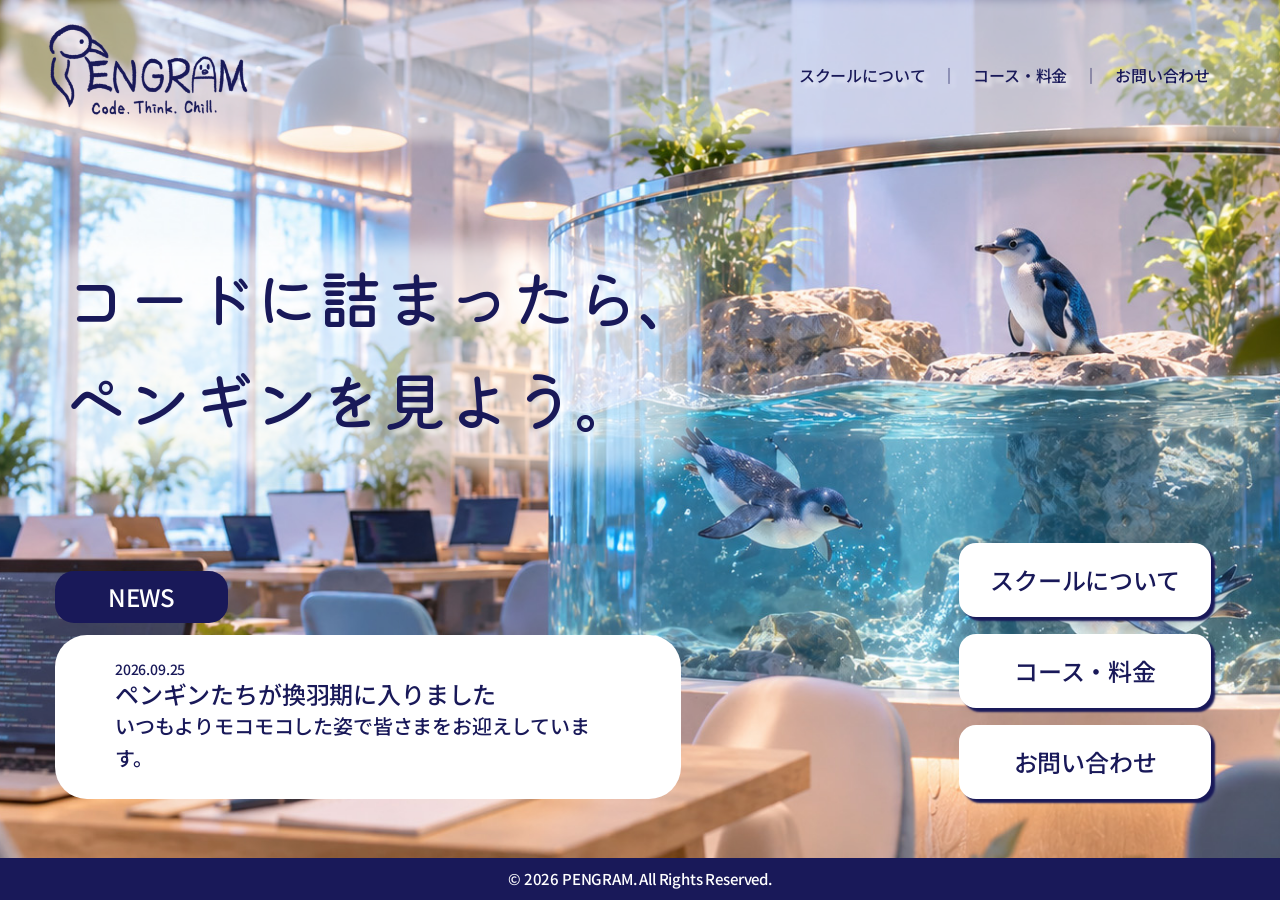
<file: index.html>
<!DOCTYPE html>
<html lang="ja">
<head>
  <meta charset="UTF-8">
  <meta name="viewport" content="width=device-width, initial-scale=1.0">
  <title>PENGRAM | ペンギンがいるプログラミングスクール</title>
  <meta name="description" content="コードに詰まったら、ペンギンを見よう。PENGRAMはペンギンを眺めながら学べるプログラミングスクールです。">
  <link rel="preconnect" href="https://fonts.googleapis.com">
  <link rel="preconnect" href="https://fonts.gstatic.com" crossorigin>
  <link href="https://fonts.googleapis.com/css2?family=Kiwi+Maru:wght@500&family=Noto+Sans+JP:wght@400;500;700&display=swap" rel="stylesheet">
  <link rel="stylesheet" href="css/style.css">
</head>
<body>
  <header class="header">
    <a class="header-logo" href="index.html"><img src="images/logo.png" alt="PENGRAM Code. Think. Chill." width="253" height="127"></a>
    <nav class="header-nav" aria-label="グローバルナビ">
      <ul>
        <li><a href="info.html">スクールについて</a></li>
        <li><a href="fee.html">コース・料金</a></li>
        <li><a href="opinion.html">お問い合わせ</a></li>
      </ul>
    </nav>
  </header>

  <main class="main">
    <div class="home">
      <div class="catch">
        <h1>コードに詰まったら、<br>ペンギンを見よう。</h1>
      </div>

      <section class="news">
        <h2 class="news-label">NEWS</h2>
        <article class="news-item">
          <time datetime="2026-09-25">2026.09.25</time>
          <h3>ペンギンたちが換羽期に入りました</h3>
          <p>いつもよりモコモコした姿で皆さまをお迎えしています。</p>
        </article>
      </section>
    </div>
    <nav class="side-nav" aria-label="ページメニュー">
      <ul>
        <li><a href="info.html">スクールについて</a></li>
        <li><a href="fee.html">コース・料金</a></li>
        <li><a href="opinion.html">お問い合わせ</a></li>
      </ul>
    </nav>
  </main>

  <footer class="footer">
    <small>&copy; 2026 PENGRAM. All Rights Reserved.</small>
  </footer>
</body>
</html>
</file>
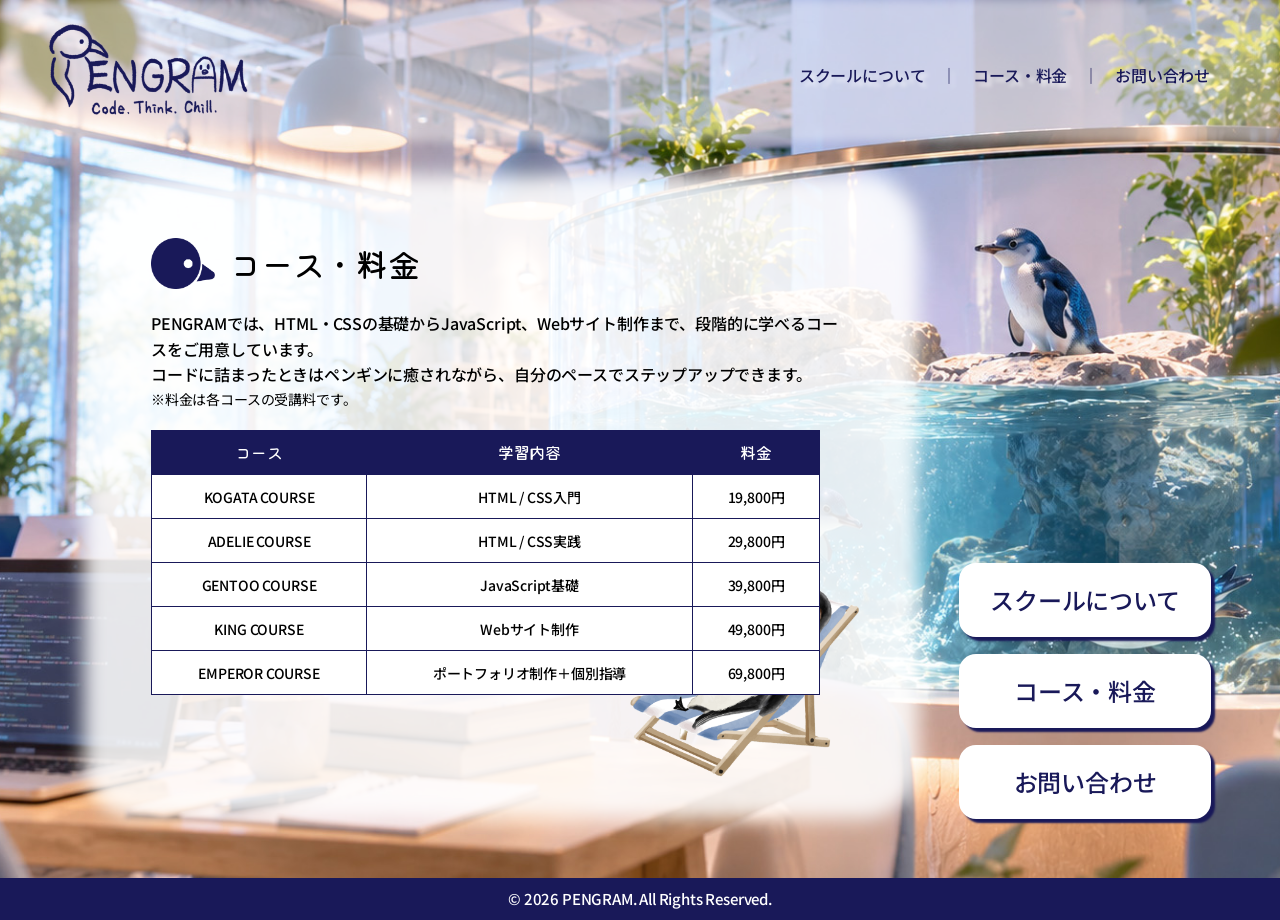
<file: fee.html>
<!DOCTYPE html>
<html lang="ja">
<head>
  <meta charset="UTF-8">
  <meta name="viewport" content="width=device-width, initial-scale=1.0">
  <title>コース・料金 | PENGRAM</title>
  <meta name="description" content="PENGRAMのコースと料金のご案内です。">
  <link rel="preconnect" href="https://fonts.googleapis.com">
  <link rel="preconnect" href="https://fonts.gstatic.com" crossorigin>
  <link href="https://fonts.googleapis.com/css2?family=Kiwi+Maru:wght@500&family=Noto+Sans+JP:wght@400;500;700&display=swap" rel="stylesheet">
  <link rel="stylesheet" href="css/style.css">
</head>
<body>
  <header class="header">
    <a class="header-logo" href="index.html"><img src="images/logo.png" alt="PENGRAM Code. Think. Chill." width="253" height="127"></a>
    <nav class="header-nav" aria-label="グローバルナビ">
      <ul>
        <li><a href="info.html">スクールについて</a></li>
        <li><a href="fee.html">コース・料金</a></li>
        <li><a href="opinion.html">お問い合わせ</a></li>
      </ul>
    </nav>
  </header>

  <main class="main">
    <section class="panel">
      <h1 class="panel-title"><img src="images/icon.png" alt="" width="64" height="51">コース・料金</h1>
      <div class="panel-body">
        <p>PENGRAMでは、HTML・CSSの基礎からJavaScript、Webサイト制作まで、段階的に学べるコースをご用意しています。<br>
        コードに詰まったときはペンギンに癒されながら、自分のペースでステップアップできます。</p>
        <p class="note">※料金は各コースの受講料です。</p>

        <table class="price-table">
          <thead>
            <tr>
              <th class="col-course">コース</th>
              <th class="col-content">学習内容</th>
              <th class="col-price">料金</th>
            </tr>
          </thead>
          <tbody>
            <tr>
              <td>KOGATA COURSE</td>
              <td>HTML / CSS入門</td>
              <td>19,800円</td>
            </tr>
            <tr>
              <td>ADELIE COURSE</td>
              <td>HTML / CSS実践</td>
              <td>29,800円</td>
            </tr>
            <tr>
              <td>GENTOO COURSE</td>
              <td>JavaScript基礎</td>
              <td>39,800円</td>
            </tr>
            <tr>
              <td>KING COURSE</td>
              <td>Webサイト制作</td>
              <td>49,800円</td>
            </tr>
            <tr>
              <td>EMPEROR COURSE</td>
              <td>ポートフォリオ制作＋個別指導</td>
              <td>69,800円</td>
            </tr>
          </tbody>
        </table>
      </div>
      <img class="panel-penguin" src="images/penguin.png" alt="ビーチチェアでくつろぐペンギン" width="257" height="343">
    </section>
    <nav class="side-nav" aria-label="ページメニュー">
      <ul>
        <li><a href="info.html">スクールについて</a></li>
        <li><a href="fee.html">コース・料金</a></li>
        <li><a href="opinion.html">お問い合わせ</a></li>
      </ul>
    </nav>
  </main>

  <footer class="footer">
    <small>&copy; 2026 PENGRAM. All Rights Reserved.</small>
  </footer>
</body>
</html>
</file>
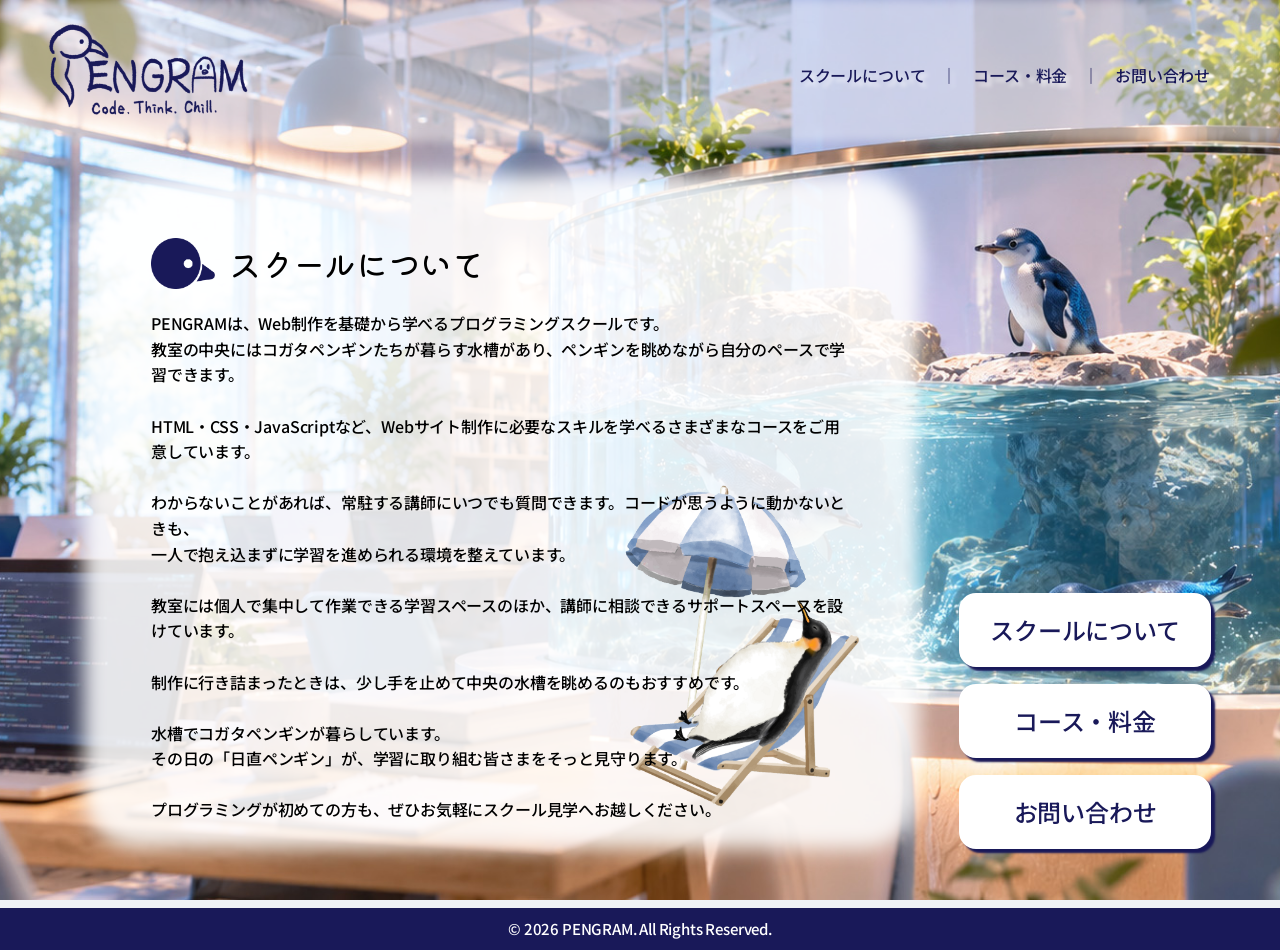
<file: info.html>
<!DOCTYPE html>
<html lang="ja">
<head>
  <meta charset="UTF-8">
  <meta name="viewport" content="width=device-width, initial-scale=1.0">
  <title>スクールについて | PENGRAM</title>
  <meta name="description" content="PENGRAMについてのご案内です。">
  <link rel="preconnect" href="https://fonts.googleapis.com">
  <link rel="preconnect" href="https://fonts.gstatic.com" crossorigin>
  <link href="https://fonts.googleapis.com/css2?family=Kiwi+Maru:wght@500&family=Noto+Sans+JP:wght@400;500;700&display=swap" rel="stylesheet">
  <link rel="stylesheet" href="css/style.css">
</head>
<body>
  <header class="header">
    <a class="header-logo" href="index.html"><img src="images/logo.png" alt="PENGRAM Code. Think. Chill." width="253" height="127"></a>
    <nav class="header-nav" aria-label="グローバルナビ">
      <ul>
        <li><a href="info.html">スクールについて</a></li>
        <li><a href="fee.html">コース・料金</a></li>
        <li><a href="opinion.html">お問い合わせ</a></li>
      </ul>
    </nav>
  </header>

  <main class="main">
    <section class="panel">
      <h1 class="panel-title"><img src="images/icon.png" alt="" width="64" height="51">スクールについて</h1>
      <div class="panel-body">
        <div class="about">
          <p>PENGRAMは、Web制作を基礎から学べるプログラミングスクールです。<br>
          教室の中央にはコガタペンギンたちが暮らす水槽があり、ペンギンを眺めながら自分のペースで学習できます。</p>
          <p>HTML・CSS・JavaScriptなど、Webサイト制作に必要なスキルを学べるさまざまなコースをご用意しています。</p>
          <p>わからないことがあれば、常駐する講師にいつでも質問できます。コードが思うように動かないときも、<br>
          一人で抱え込まずに学習を進められる環境を整えています。</p>
          <p>教室には個人で集中して作業できる学習スペースのほか、講師に相談できるサポートスペースを設けています。</p>
          <p>制作に行き詰まったときは、少し手を止めて中央の水槽を眺めるのもおすすめです。</p>
          <p>水槽でコガタペンギンが暮らしています。<br>
          その日の「日直ペンギン」が、学習に取り組む皆さまをそっと見守ります。</p>
          <p>プログラミングが初めての方も、ぜひお気軽にスクール見学へお越しください。</p>
        </div>
      </div>
      <img class="panel-penguin" src="images/penguin.png" alt="ビーチチェアでくつろぐペンギン" width="257" height="343">
    </section>
    <nav class="side-nav" aria-label="ページメニュー">
      <ul>
        <li><a href="info.html">スクールについて</a></li>
        <li><a href="fee.html">コース・料金</a></li>
        <li><a href="opinion.html">お問い合わせ</a></li>
      </ul>
    </nav>
  </main>

  <footer class="footer">
    <small>&copy; 2026 PENGRAM. All Rights Reserved.</small>
  </footer>
</body>
</html>
</file>
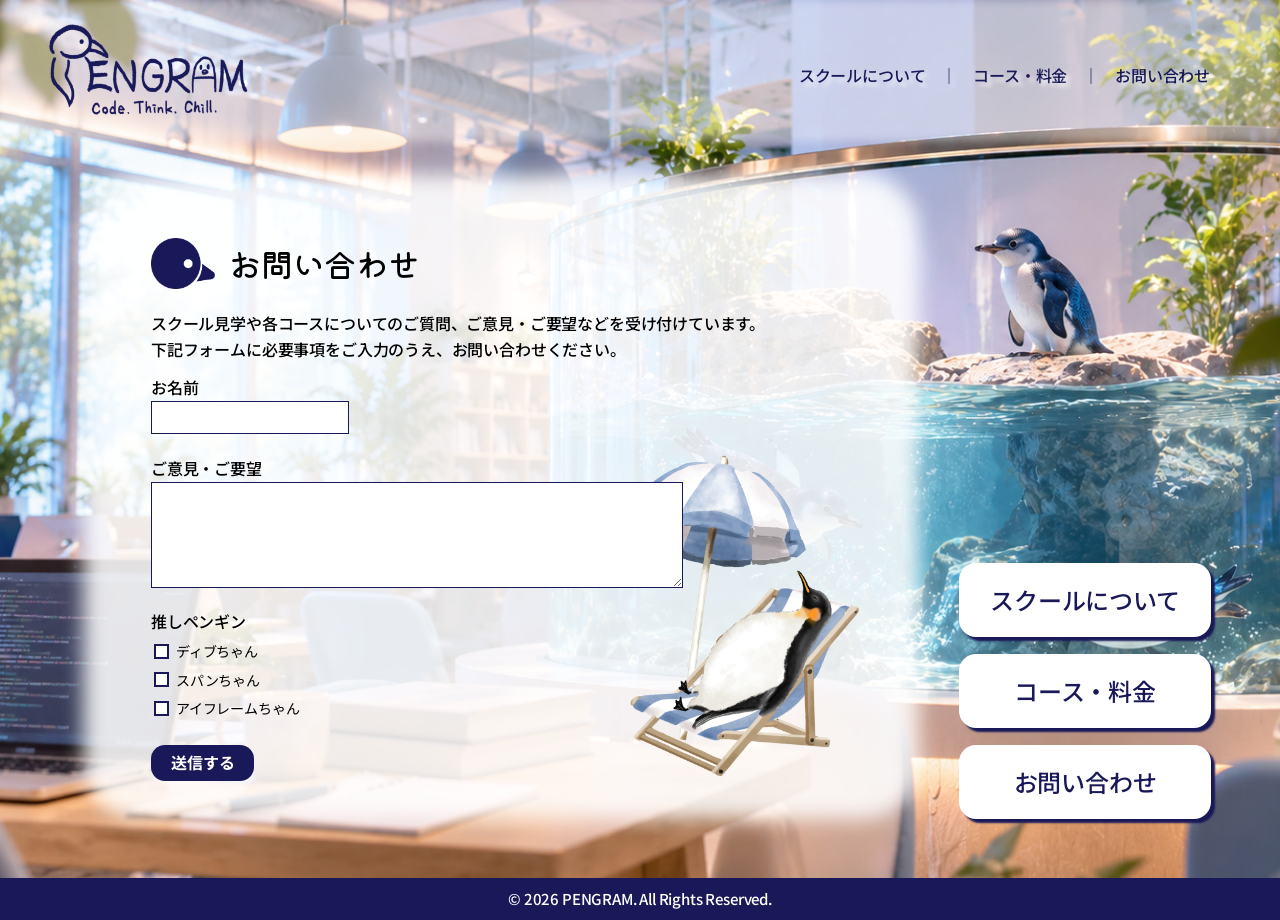
<file: opinion.html>
<!DOCTYPE html>
<html lang="ja">
<head>
  <meta charset="UTF-8">
  <meta name="viewport" content="width=device-width, initial-scale=1.0">
  <title>お問い合わせ | PENGRAM</title>
  <meta name="description" content="PENGRAMへのお問い合わせはこちらから。">
  <link rel="preconnect" href="https://fonts.googleapis.com">
  <link rel="preconnect" href="https://fonts.gstatic.com" crossorigin>
  <link href="https://fonts.googleapis.com/css2?family=Kiwi+Maru:wght@500&family=Noto+Sans+JP:wght@400;500;700&display=swap" rel="stylesheet">
  <link rel="stylesheet" href="css/style.css">
</head>
<body>
  <header class="header">
    <a class="header-logo" href="index.html"><img src="images/logo.png" alt="PENGRAM Code. Think. Chill." width="253" height="127"></a>
    <nav class="header-nav" aria-label="グローバルナビ">
      <ul>
        <li><a href="info.html">スクールについて</a></li>
        <li><a href="fee.html">コース・料金</a></li>
        <li><a href="opinion.html">お問い合わせ</a></li>
      </ul>
    </nav>
  </header>

  <main class="main">
    <section class="panel">
      <h1 class="panel-title"><img src="images/icon.png" alt="" width="64" height="51">お問い合わせ</h1>
      <div class="panel-body">
        <p>スクール見学や各コースについてのご質問、ご意見・ご要望などを受け付けています。<br>
        下記フォームに必要事項をご入力のうえ、お問い合わせください。</p>

        <form class="form" action="#" method="post">
          <label class="form-label" for="name">お名前</label>
          <input class="form-input" type="text" id="name" name="name" autocomplete="name">

          <label class="form-label" for="message">ご意見・ご要望</label>
          <textarea class="form-textarea" id="message" name="message"></textarea>

          <fieldset class="form-group">
            <legend class="form-label">推しペンギン</legend>
            <label class="check"><input type="checkbox" name="penguin" value="div">ディブちゃん</label>
            <label class="check"><input type="checkbox" name="penguin" value="span">スパンちゃん</label>
            <label class="check"><input type="checkbox" name="penguin" value="iframe">アイフレームちゃん</label>
          </fieldset>

          <button class="form-button" type="submit">送信する</button>
        </form>
      </div>
      <img class="panel-penguin" src="images/penguin.png" alt="ビーチチェアでくつろぐペンギン" width="257" height="343">
    </section>
    <nav class="side-nav" aria-label="ページメニュー">
      <ul>
        <li><a href="info.html">スクールについて</a></li>
        <li><a href="fee.html">コース・料金</a></li>
        <li><a href="opinion.html">お問い合わせ</a></li>
      </ul>
    </nav>
  </main>

  <footer class="footer">
    <small>&copy; 2026 PENGRAM. All Rights Reserved.</small>
  </footer>
</body>
</html>
</file>
<file: css/style.css>
@charset "UTF-8";

/* =========================================
   PENGRAM 共通スタイル
   メイン：#191959（紺） / 背景：白 / 文字：黒・紺
   ========================================= */

:root {
  --color-main: #191959;
  --color-text: #000;
  --color-white: #fff;
  --font-base: "Noto Sans JP", sans-serif;
  --font-round: "Kiwi Maru", "Noto Sans JP", sans-serif;
}

*,
*::before,
*::after {
  box-sizing: border-box;
}

body {
  margin: 0;
  min-height: 100vh;
  display: flex;
  flex-direction: column;
  font-family: var(--font-base);
  font-weight: 500;
  color: var(--color-text);
  letter-spacing: -0.011em;
  background: #eef1f6 url("../images/bg.jpg") center / cover no-repeat fixed;
}

h1, h2, p, ul, table {
  margin: 0;
}

ul {
  padding: 0;
  list-style: none;
}

a {
  color: inherit;
  text-decoration: none;
}

img {
  display: block;
  max-width: 100%;
  height: auto;
}

/* ---------- ヘッダー ---------- */
.header {
  isolation: isolate;
  position: relative;
  display: flex;
  align-items: center;
  justify-content: space-between;
  height: 141px;
  padding: 12px 70px 2px 28px;
}

/* ぼかした半透明の白帯 */
.header::before {
  content: "";
  position: absolute;
  inset: 0;
  z-index: -1;
  background: rgba(255, 255, 255, 0.41);
  filter: blur(5px);
}

.header-logo img {
  width: 253px;
}

.header-nav ul {
  display: flex;
}

.header-nav li {
  font-size: 16px;
  line-height: 1.6;
  color: var(--color-main);
  text-shadow: 4px 4px 4px rgba(255, 255, 255, 0.8);
}

.header-nav li + li::before {
  content: "｜";
  margin: 0 1em;
}

.header-nav a:hover {
  text-decoration: underline;
}

/* ---------- メイン ---------- */
.main {
  flex: 1;
  display: flex;
  align-items: flex-end;
  justify-content: space-between;
  gap: 40px;
  padding: 34px 69px 59px 83px;
}

/* 右側の大きいボタン */
.side-nav ul {
  display: flex;
  flex-direction: column;
  gap: 17px;
}

.side-nav a {
  display: flex;
  align-items: center;
  justify-content: center;
  width: 252px;
  height: 74px;
  font-size: 24px;
  line-height: 1.32;
  color: var(--color-main);
  background: var(--color-white);
  border-radius: 17px;
  box-shadow: 4px 4px 2px var(--color-main);
  transition: transform 0.15s, box-shadow 0.15s;
}

.side-nav a:hover {
  transform: translate(2px, 2px);
  box-shadow: 2px 2px 1px var(--color-main);
}

/* ---------- フッター ---------- */
.footer {
  height: 42px;
  display: flex;
  align-items: center;
  justify-content: center;
  background: var(--color-main);
}

.footer small {
  font-size: 15px;
  line-height: 1.32;
  color: var(--color-white);
}

/* =========================================
   トップページ
   ========================================= */
.home {
  flex: 1;
  align-self: stretch;
  display: flex;
  flex-direction: column;
  justify-content: space-between;
  gap: 40px;
  margin-left: -28px;
  padding-top: 70px;
}

.catch {
  isolation: isolate;
  position: relative;
  width: 651px;
  min-height: 226px;
  margin-left: -11px;
  padding-left: 20px;
}

.catch::before {
  content: "";
  position: absolute;
  inset: 0;
  z-index: -1;
  background: rgba(255, 255, 255, 0.57);
  border-radius: 40px;
  filter: blur(10.35px);
}

.catch h1 {
  font-family: var(--font-round);
  font-weight: 500;
  font-size: 64px;
  line-height: 1.6;
  color: var(--color-main);
  white-space: nowrap;
  text-shadow: 5px 5px 5px rgba(255, 255, 255, 0.8);
}

.news-label {
  width: 173px;
  padding: 10px 25px;
  font-size: 24px;
  font-weight: 500;
  line-height: 1.32;
  text-align: center;
  color: var(--color-white);
  background: var(--color-main);
  border-radius: 19px;
}

.news-item {
  width: 626px;
  margin-top: 12px;
  padding: 25px 60px;
  color: var(--color-main);
  background: var(--color-white);
  border-radius: 32px;
}

.news-item time {
  display: block;
  font-size: 14px;
  line-height: 1.32;
}

.news-item h3 {
  margin: 0;
  font-size: 24px;
  font-weight: 500;
  line-height: 1.32;
}

.news-item p {
  font-size: 20px;
  line-height: 1.6;
}

/* =========================================
   下層ページ共通（白いパネル）
   ========================================= */
.panel {
  isolation: isolate;
  position: relative;
  flex: 0 1 1172px;
  min-height: 644px;
  padding: 63px 68px 26px;
}

.panel::before {
  content: "";
  position: absolute;
  inset: 0;
  z-index: -1;
  background: rgba(255, 255, 255, 0.87);
  border-radius: 55px;
  filter: blur(10.35px);
}

.panel-title {
  display: flex;
  align-items: center;
  gap: 14px;
  margin-bottom: 22px;
  font-family: var(--font-round);
  font-weight: 500;
  font-size: 32px;
  line-height: 1.6;
}

.panel-title img {
  width: 64px;
  height: 51px;
  object-fit: cover;
}

.panel-body {
  position: relative;
  z-index: 1;
  max-width: 800px;
  font-size: 16px;
  line-height: 1.6;
}

.panel-penguin {
  position: absolute;
  right: 46px;
  bottom: 27px;
  width: 257px;
}

/* 案内ページ */
.about p + p {
  margin-top: 1.6em;
}

/* 料金ページ */
.note {
  font-size: 14px;
  font-weight: 400;
}

.price-table {
  margin-top: 20px;
  border-collapse: collapse;
  text-align: center;
}

.price-table th,
.price-table td {
  height: 44px;
  padding: 4px 8px;
  border: 1px solid var(--color-main);
}

.price-table th {
  font-family: var(--font-round);
  font-weight: 500;
  font-size: 16px;
  color: var(--color-white);
  background: var(--color-main);
}

.price-table td {
  font-size: 14px;
  background: var(--color-white);
}

.price-table .col-course { width: 215px; }
.price-table .col-content { width: 326px; }
.price-table .col-price { width: 127px; }

/* お問い合わせページ */
.form {
  margin-top: 13px;
}

.form-label {
  display: block;
  font-size: 16px;
  line-height: 1.6;
}

.form-input,
.form-textarea {
  display: block;
  font: inherit;
  font-size: 14px;
  padding: 4px 8px;
  background: var(--color-white);
  border: 1px solid var(--color-main);
  border-radius: 0;
}

.form-input {
  width: 198px;
  height: 33px;
  margin-bottom: 22px;
}

.form-textarea {
  width: 532px;
  max-width: 100%;
  height: 106px;
  margin-bottom: 21px;
  resize: vertical;
}

.form-input:focus,
.form-textarea:focus {
  outline: 2px solid var(--color-main);
  outline-offset: 1px;
}

.form-group {
  margin: 0;
  padding: 0;
  border: none;
}

.form-group legend {
  padding: 0;
  margin-bottom: 6px;
}

.check {
  display: flex;
  align-items: center;
  gap: 7px;
  margin-left: 3px;
  font-size: 14px;
  font-weight: 400;
  line-height: 1.6;
  cursor: pointer;
}

.check + .check {
  margin-top: 6px;
}

/* 四角いチェックボックス（JSなしでチェック表示） */
.check input {
  appearance: none;
  width: 15px;
  height: 15px;
  margin: 0;
  background: var(--color-white);
  border: 2px solid var(--color-main);
  cursor: pointer;
}

.check input:checked {
  background: var(--color-main);
  box-shadow: inset 0 0 0 2px var(--color-white);
}

.form-button {
  display: block;
  width: 103px;
  margin-top: 26px;
  padding: 5px 10px;
  font: inherit;
  font-weight: 700;
  font-size: 16px;
  line-height: 1.6;
  color: var(--color-white);
  background: var(--color-main);
  border: none;
  border-radius: 14px;
  cursor: pointer;
}

.form-button:hover {
  opacity: 0.85;
}

/* =========================================
   画面が狭いとき
   ========================================= */
@media (max-width: 1200px) {
  .main {
    flex-direction: column;
    align-items: stretch;
    padding: 30px 20px 40px;
  }

  .home {
    margin-left: 0;
    padding-top: 20px;
  }

  .catch {
    width: auto;
    margin-left: 0;
  }

  .catch h1 {
    font-size: clamp(32px, 6vw, 64px);
  }

  .news-item {
    width: auto;
    max-width: 626px;
  }

  .panel {
    flex-basis: auto;
    min-height: 0;
    padding: 40px 30px;
  }

  .panel-penguin {
    position: static;
    width: 180px;
    margin: 30px auto 0;
  }

  .side-nav ul {
    flex-direction: row;
    flex-wrap: wrap;
    justify-content: center;
  }
}

@media (max-width: 700px) {
  .header {
    flex-direction: column;
    height: auto;
    padding: 12px 16px;
  }

  .header-logo img {
    width: 180px;
  }

  .header-nav li {
    font-size: 14px;
  }

  .header-nav li + li::before {
    margin: 0 0.5em;
  }

  .news-item {
    padding: 20px 24px;
  }

  .news-item h3 { font-size: 20px; }
  .news-item p { font-size: 16px; }

  .price-table {
    width: 100%;
  }

  .side-nav a {
    width: 100%;
  }

  .side-nav li {
    width: 100%;
  }
}
</file>
